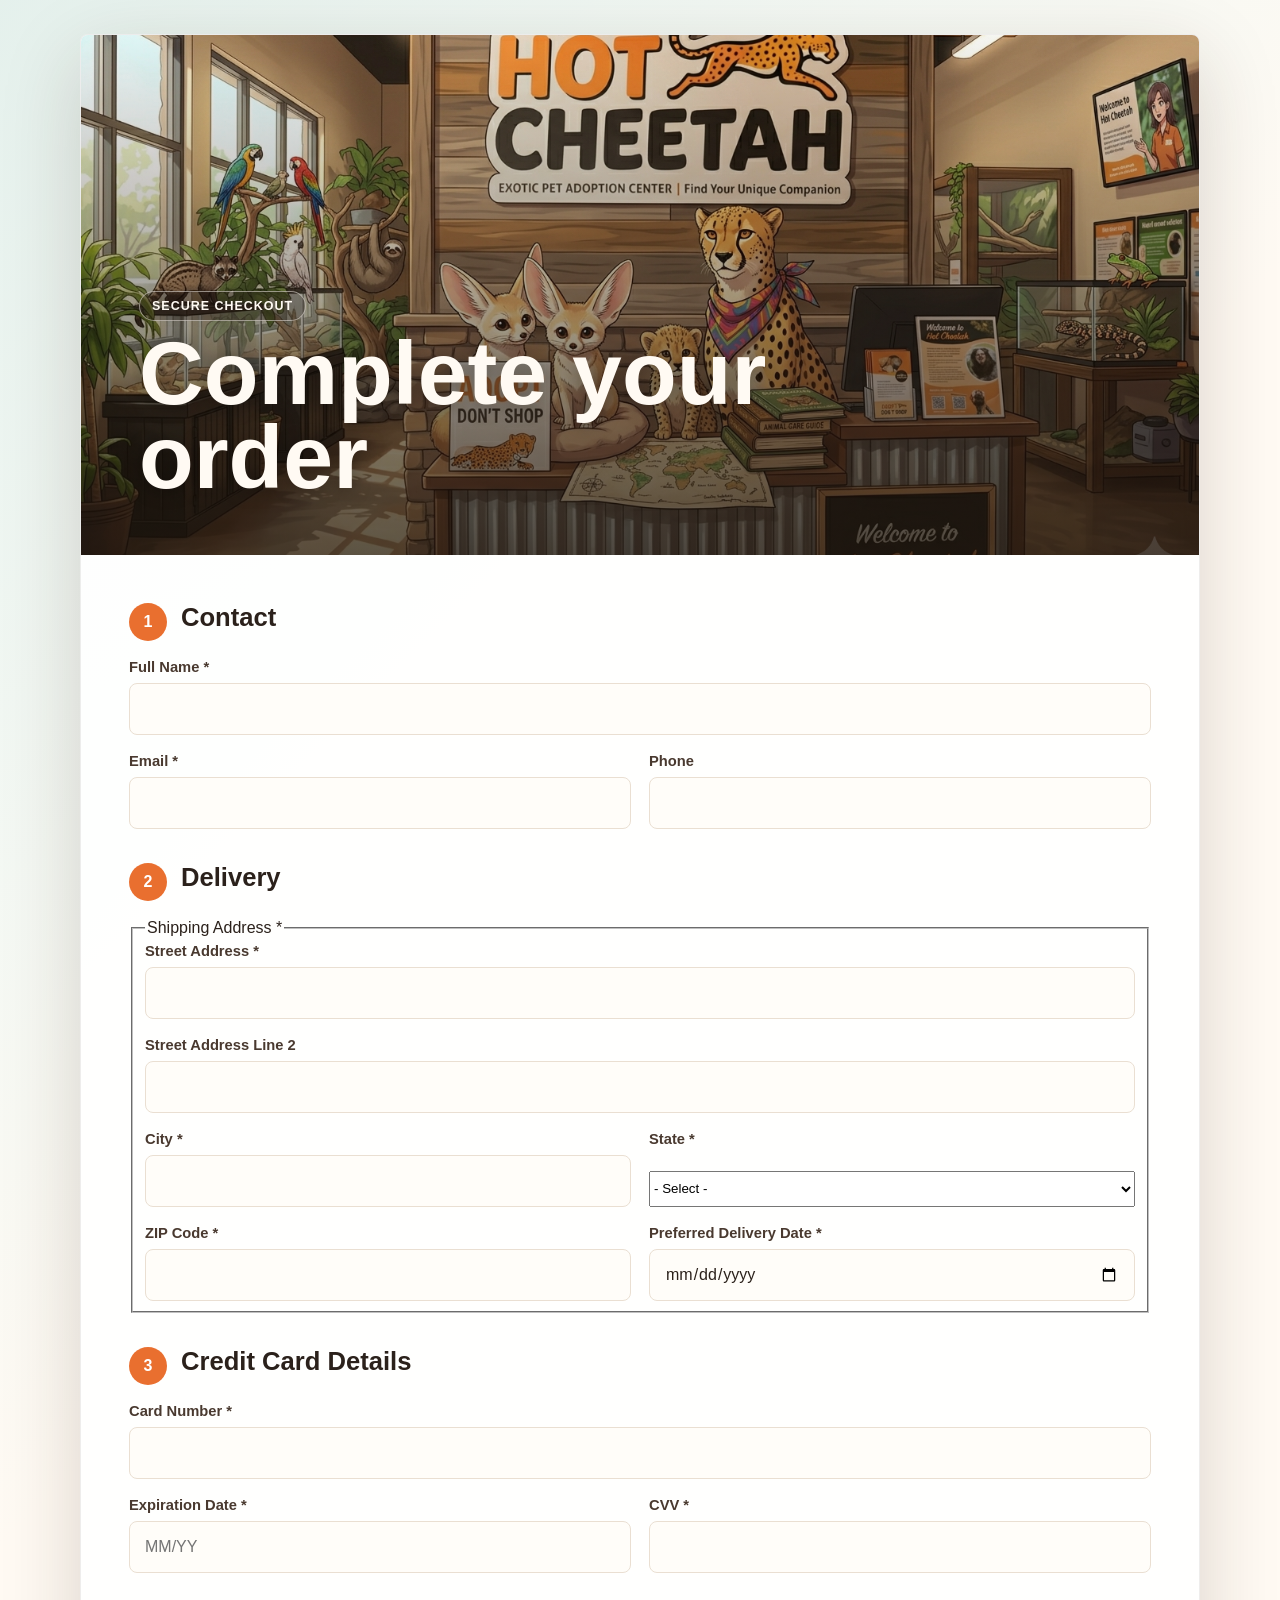
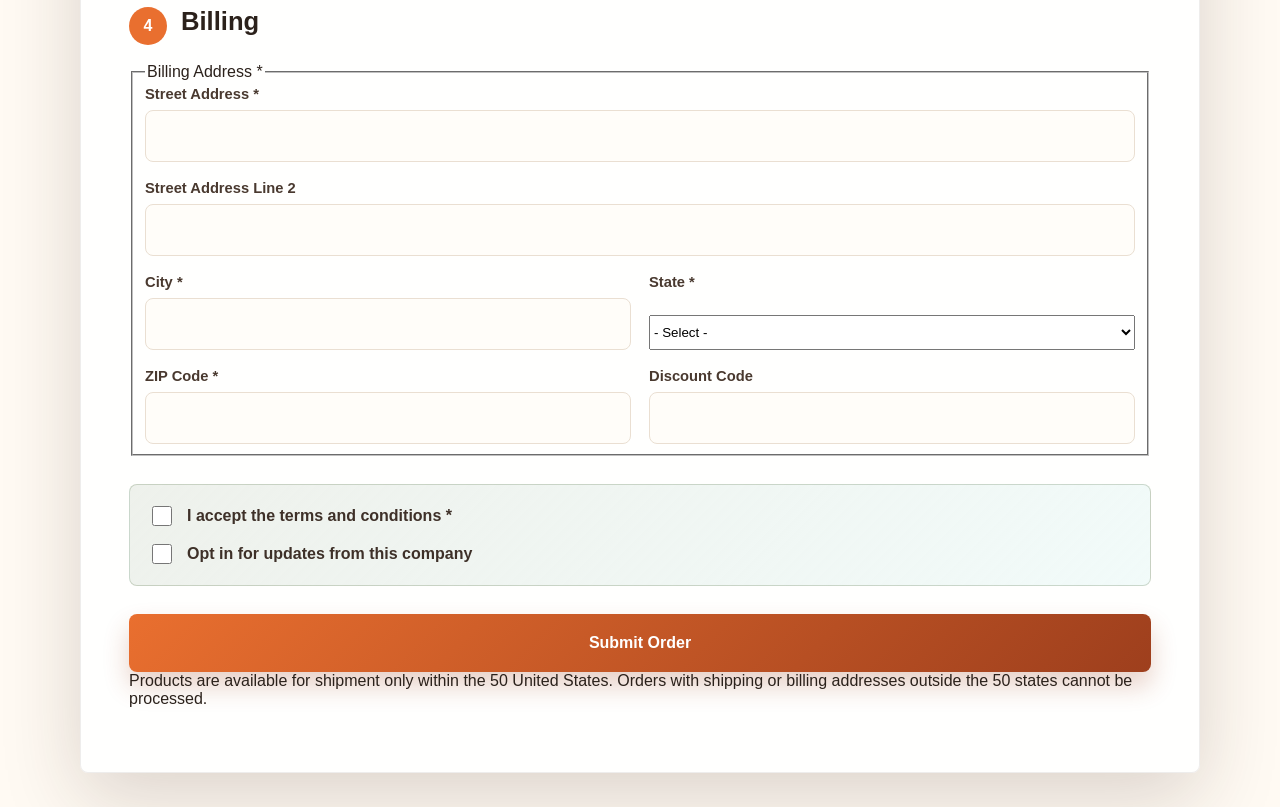
<file: index.html>
<!-- index.html -->
<!DOCTYPE html>
<html lang="en">
<head>
  <meta charset="UTF-8">
  <meta name="viewport" content="width=device-width, initial-scale=1.0">
  <title>Checkout</title>
  <link rel="stylesheet" href="styles.css">
</head>
<body>
  <main class="page-shell">
    <section class="form-card">
      <div class="hero">
        <img src="assets/hot-cheetah-header.png" alt="Checkout header image">
        <div class="hero-copy">
          <p class="eyebrow">Secure Checkout</p>
          <h1>Complete your order</h1>
        </div>
      </div>

      <form
        name="checkout"
        method="POST"
        data-netlify="true"
        action="/confirmation.html"
      >
        <div class="section-heading">
          <span>1</span>
          <div>
            <h2>Contact</h2>
          </div>
        </div>

        <div class="field-grid">
          <label class="field field-wide" for="fullname">
            <span>Full Name *</span>
            <input id="fullname" type="text" name="fullname" minlength="2" required>
          </label>

          <label class="field" for="email">
            <span>Email *</span>
            <input id="email" type="email" name="email" required>
          </label>

          <label class="field" for="phone">
            <span>Phone</span>
            <input id="phone" type="tel" name="phone" pattern="[0-9+\-\s()]{7,20}" title="Enter a valid phone number">
          </label>
        </div>

        <div class="section-heading">
          <span>2</span>
          <div>
            <h2>Delivery</h2>
          </div>
        </div>

        <fieldset class="address-group">
          <legend>Shipping Address *</legend>

          <div class="field-grid">
            <label class="field field-wide" for="shipping_street">
              <span>Street Address *</span>
              <input id="shipping_street" type="text" name="shipping_street" required>
            </label>

            <label class="field field-wide" for="shipping_street_2">
              <span>Street Address Line 2</span>
              <input id="shipping_street_2" type="text" name="shipping_street_2">
            </label>

            <label class="field" for="shipping_city">
              <span>City *</span>
              <input id="shipping_city" type="text" name="shipping_city" required>
            </label>

            <label class="field" for="shipping_state">
              <span>State *</span>
              <select id="shipping_state" name="shipping_state" required>
                <option value="">- Select -</option>
                <option value="AL">Alabama</option>
                <option value="AK">Alaska</option>
                <option value="AZ">Arizona</option>
                <option value="AR">Arkansas</option>
                <option value="CA">California</option>
                <option value="CO">Colorado</option>
                <option value="CT">Connecticut</option>
                <option value="DE">Delaware</option>
                <option value="FL">Florida</option>
                <option value="GA">Georgia</option>
                <option value="HI">Hawaii</option>
                <option value="ID">Idaho</option>
                <option value="IL">Illinois</option>
                <option value="IN">Indiana</option>
                <option value="IA">Iowa</option>
                <option value="KS">Kansas</option>
                <option value="KY">Kentucky</option>
                <option value="LA">Louisiana</option>
                <option value="ME">Maine</option>
                <option value="MD">Maryland</option>
                <option value="MA">Massachusetts</option>
                <option value="MI">Michigan</option>
                <option value="MN">Minnesota</option>
                <option value="MS">Mississippi</option>
                <option value="MO">Missouri</option>
                <option value="MT">Montana</option>
                <option value="NE">Nebraska</option>
                <option value="NV">Nevada</option>
                <option value="NH">New Hampshire</option>
                <option value="NJ">New Jersey</option>
                <option value="NM">New Mexico</option>
                <option value="NY">New York</option>
                <option value="NC">North Carolina</option>
                <option value="ND">North Dakota</option>
                <option value="OH">Ohio</option>
                <option value="OK">Oklahoma</option>
                <option value="OR">Oregon</option>
                <option value="PA">Pennsylvania</option>
                <option value="RI">Rhode Island</option>
                <option value="SC">South Carolina</option>
                <option value="SD">South Dakota</option>
                <option value="TN">Tennessee</option>
                <option value="TX">Texas</option>
                <option value="UT">Utah</option>
                <option value="VT">Vermont</option>
                <option value="VA">Virginia</option>
                <option value="WA">Washington</option>
                <option value="WV">West Virginia</option>
                <option value="WI">Wisconsin</option>
                <option value="WY">Wyoming</option>
              </select>
            </label>

            <label class="field" for="shipping_zip">
              <span>ZIP Code *</span>
              <input id="shipping_zip" type="text" name="shipping_zip" pattern="[0-9]{5}(-[0-9]{4})?" title="Use 12345 or 12345-6789 format" required>
            </label>

            <label class="field" for="preferred_delivery_date">
              <span>Preferred Delivery Date *</span>
              <input id="preferred_delivery_date" type="date" name="preferred_delivery_date" required>
            </label>
          </div>
        </fieldset>

        <div class="section-heading">
          <span>3</span>
          <div>
            <h2>Credit Card Details</h2>
          </div>
        </div>

        <div class="field-grid">
          <label class="field field-wide" for="card_number">
            <span>Card Number *</span>
            <input id="card_number" type="text" name="card_number" inputmode="numeric" pattern="[0-9]{15,16}" title="Card number must be 15 to 16 digits" required>
          </label>

          <label class="field" for="expiration_date">
            <span>Expiration Date *</span>
            <input id="expiration_date" type="text" name="expiration_date" placeholder="MM/YY" pattern="(0[1-9]|1[0-2])\/[0-9]{2}" title="Use MM/YY format" required>
          </label>

          <label class="field" for="cvv">
            <span>CVV *</span>
            <input id="cvv" type="text" name="cvv" inputmode="numeric" pattern="[0-9]{3,4}" title="CVV must be 3 or 4 digits" required>
          </label>
        </div>

        <div class="section-heading">
          <span>4</span>
          <div>
            <h2>Billing</h2>
          </div>
        </div>

        <fieldset class="address-group">
          <legend>Billing Address *</legend>

          <div class="field-grid">
            <label class="field field-wide" for="billing_street">
              <span>Street Address *</span>
              <input id="billing_street" type="text" name="billing_street" required>
            </label>

            <label class="field field-wide" for="billing_street_2">
              <span>Street Address Line 2</span>
              <input id="billing_street_2" type="text" name="billing_street_2">
            </label>

            <label class="field" for="billing_city">
              <span>City *</span>
              <input id="billing_city" type="text" name="billing_city" required>
            </label>

            <label class="field" for="billing_state">
              <span>State *</span>
              <select id="billing_state" name="billing_state" required>
                <option value="">- Select -</option>
                <option value="AL">Alabama</option>
                <option value="AK">Alaska</option>
                <option value="AZ">Arizona</option>
                <option value="AR">Arkansas</option>
                <option value="CA">California</option>
                <option value="CO">Colorado</option>
                <option value="CT">Connecticut</option>
                <option value="DE">Delaware</option>
                <option value="FL">Florida</option>
                <option value="GA">Georgia</option>
                <option value="HI">Hawaii</option>
                <option value="ID">Idaho</option>
                <option value="IL">Illinois</option>
                <option value="IN">Indiana</option>
                <option value="IA">Iowa</option>
                <option value="KS">Kansas</option>
                <option value="KY">Kentucky</option>
                <option value="LA">Louisiana</option>
                <option value="ME">Maine</option>
                <option value="MD">Maryland</option>
                <option value="MA">Massachusetts</option>
                <option value="MI">Michigan</option>
                <option value="MN">Minnesota</option>
                <option value="MS">Mississippi</option>
                <option value="MO">Missouri</option>
                <option value="MT">Montana</option>
                <option value="NE">Nebraska</option>
                <option value="NV">Nevada</option>
                <option value="NH">New Hampshire</option>
                <option value="NJ">New Jersey</option>
                <option value="NM">New Mexico</option>
                <option value="NY">New York</option>
                <option value="NC">North Carolina</option>
                <option value="ND">North Dakota</option>
                <option value="OH">Ohio</option>
                <option value="OK">Oklahoma</option>
                <option value="OR">Oregon</option>
                <option value="PA">Pennsylvania</option>
                <option value="RI">Rhode Island</option>
                <option value="SC">South Carolina</option>
                <option value="SD">South Dakota</option>
                <option value="TN">Tennessee</option>
                <option value="TX">Texas</option>
                <option value="UT">Utah</option>
                <option value="VT">Vermont</option>
                <option value="VA">Virginia</option>
                <option value="WA">Washington</option>
                <option value="WV">West Virginia</option>
                <option value="WI">Wisconsin</option>
                <option value="WY">Wyoming</option>
              </select>
            </label>

            <label class="field" for="billing_zip">
              <span>ZIP Code *</span>
              <input id="billing_zip" type="text" name="billing_zip" pattern="[0-9]{5}(-[0-9]{4})?" title="Use 12345 or 12345-6789 format" required>
            </label>

            <label class="field" for="discount_code">
              <span>Discount Code</span>
              <input id="discount_code" type="text" name="discount_code" pattern="[A-Za-z0-9]{0,20}" title="Discount code can use letters and numbers only">
            </label>
          </div>
        </fieldset>

        <div class="preference-panel">
          <label class="choice" for="accept_terms">
            <input id="accept_terms" type="checkbox" name="accept_terms" required>
            <span>I accept the terms and conditions *</span>
          </label>

          <label class="choice" for="update_optin">
            <input id="update_optin" type="checkbox" name="update_optin">
            <span>Opt in for updates from this company</span>
          </label>
        </div>
        <input type="hidden" name="form-name" value="checkout">
        <button class="submit-button" type="submit">Submit Order</button>
        <p class="shipping-policy">
          Products are available for shipment only within the 50 United States. Orders with shipping or billing addresses outside the 50 states cannot be processed.
        </p>
      </form>
    </section>
  </main>
</body>
</html>
</file>
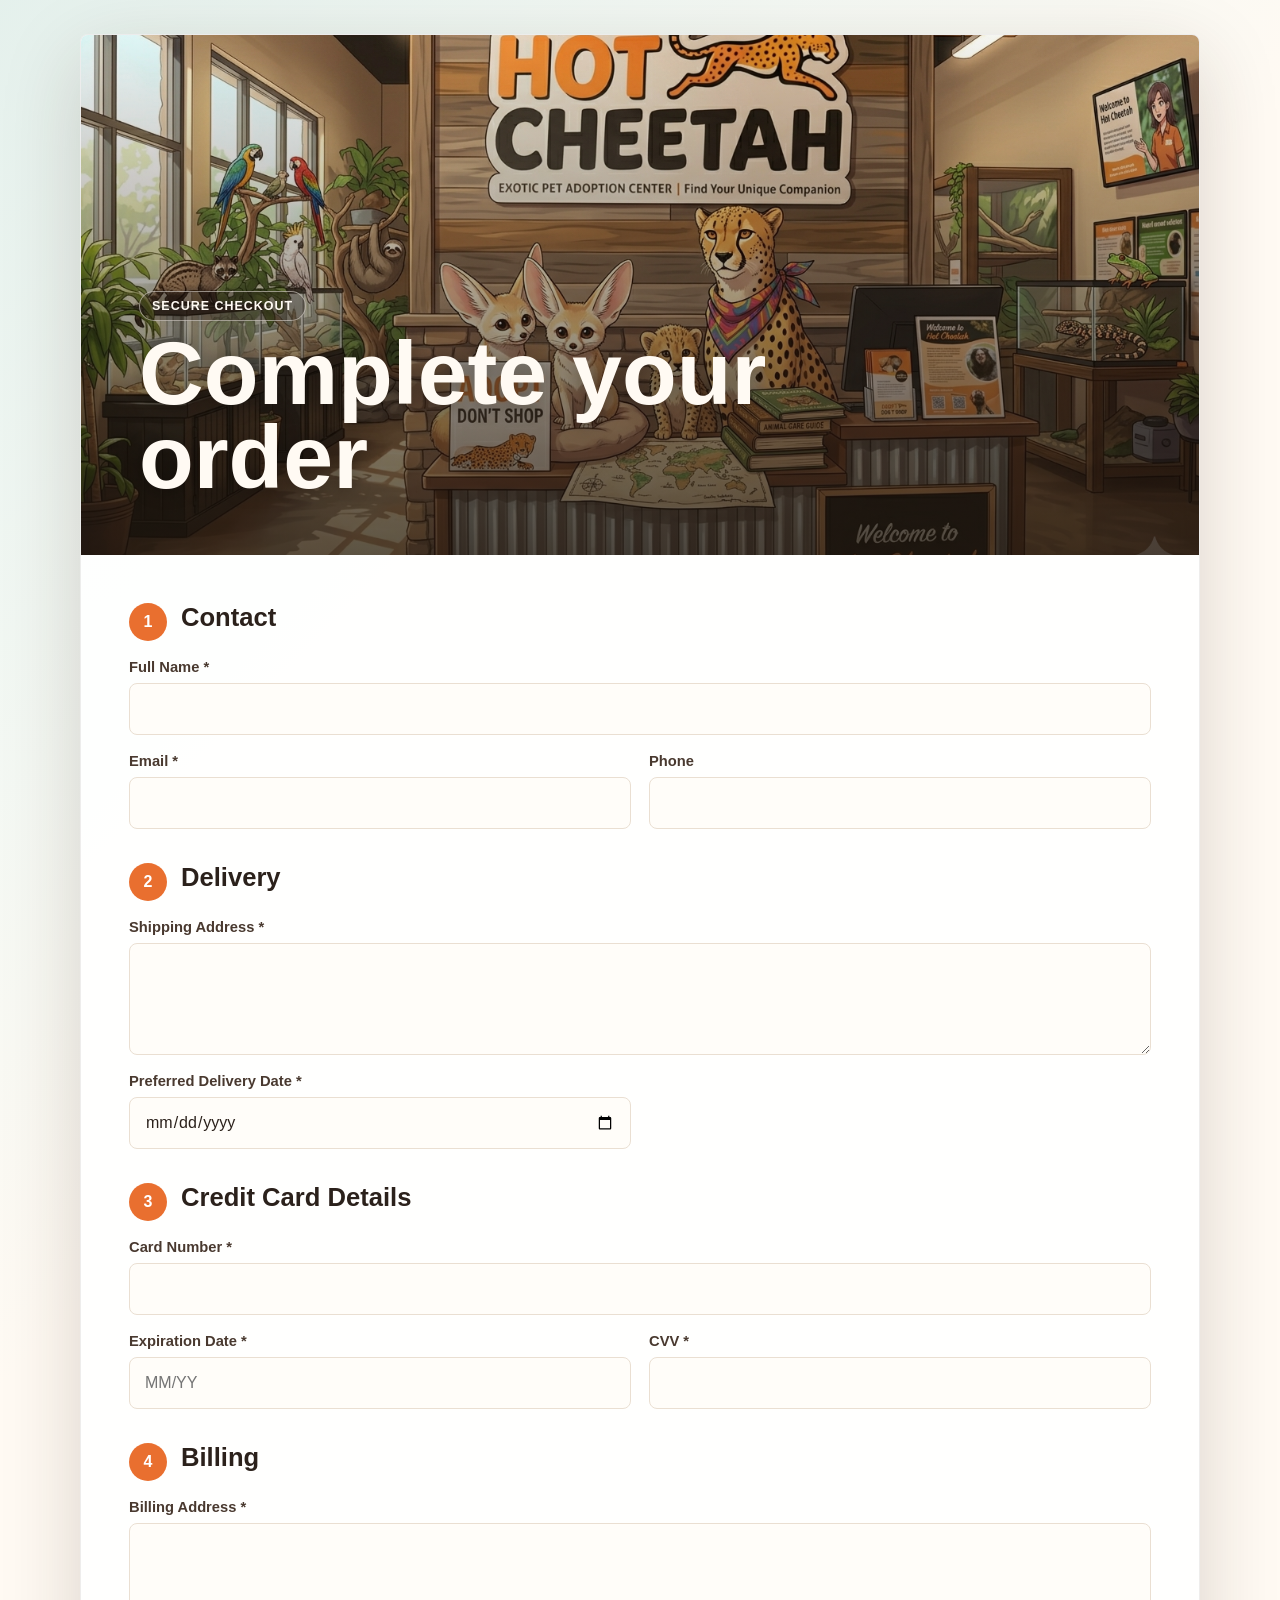
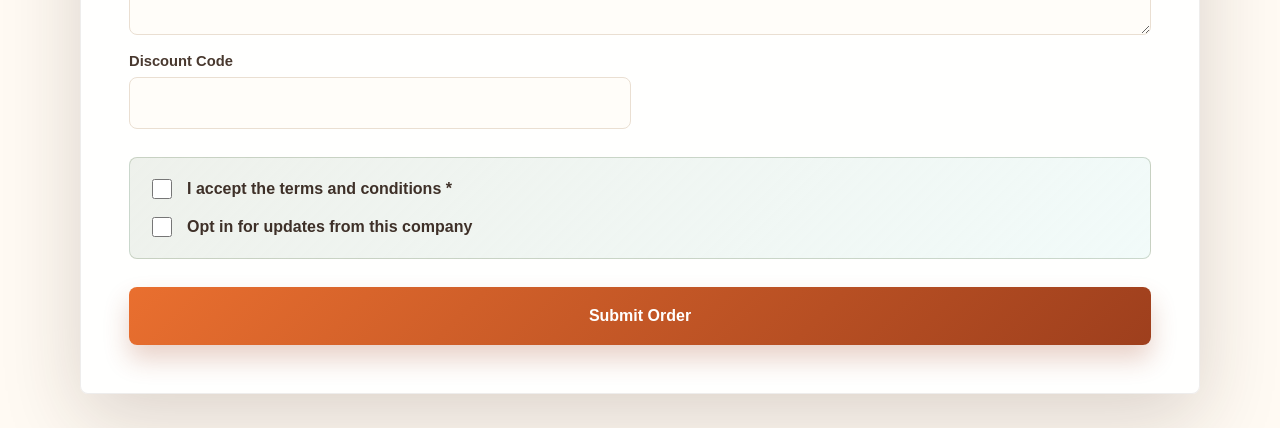
<file: checkout.html>
<!-- index.html -->
<!DOCTYPE html>
<html lang="en">
<head>
  <meta charset="UTF-8">
  <meta name="viewport" content="width=device-width, initial-scale=1.0">
  <title>Checkout</title>
  <link rel="stylesheet" href="styles.css">
</head>
<body>
  <main class="page-shell">
    <section class="form-card">
      <div class="hero">
        <img src="assets/hot-cheetah-header.png" alt="Checkout header image">
        <div class="hero-copy">
          <p class="eyebrow">Secure Checkout</p>
          <h1>Complete your order</h1>
        </div>
      </div>

      <form action="/confirmation" method="post">
        <div class="section-heading">
          <span>1</span>
          <div>
            <h2>Contact</h2>
          </div>
        </div>

        <div class="field-grid">
          <label class="field field-wide" for="fullname">
            <span>Full Name *</span>
            <input id="fullname" type="text" name="fullname" minlength="2" required>
          </label>

          <label class="field" for="email">
            <span>Email *</span>
            <input id="email" type="email" name="email" required>
          </label>

          <label class="field" for="phone">
            <span>Phone</span>
            <input id="phone" type="tel" name="phone" pattern="[0-9+\-\s()]{7,20}" title="Enter a valid phone number">
          </label>
        </div>

        <div class="section-heading">
          <span>2</span>
          <div>
            <h2>Delivery</h2>
          </div>
        </div>

        <div class="field-grid">
          <label class="field field-wide" for="shipping_address">
            <span>Shipping Address *</span>
            <textarea id="shipping_address" name="shipping_address" rows="4" minlength="5" required></textarea>
          </label>

          <label class="field" for="preferred_delivery_date">
            <span>Preferred Delivery Date *</span>
            <input id="preferred_delivery_date" type="date" name="preferred_delivery_date" required>
          </label>
        </div>

        <div class="section-heading">
          <span>3</span>
          <div>
            <h2>Credit Card Details</h2>
          </div>
        </div>

        <div class="field-grid">
          <label class="field field-wide" for="card_number">
            <span>Card Number *</span>
            <input id="card_number" type="text" name="card_number" inputmode="numeric" pattern="[0-9]{13,19}" title="Card number must be 13 to 19 digits" required>
          </label>

          <label class="field" for="expiration_date">
            <span>Expiration Date *</span>
            <input id="expiration_date" type="text" name="expiration_date" placeholder="MM/YY" pattern="(0[1-9]|1[0-2])\/[0-9]{2}" title="Use MM/YY format" required>
          </label>

          <label class="field" for="cvv">
            <span>CVV *</span>
            <input id="cvv" type="text" name="cvv" inputmode="numeric" pattern="[0-9]{3,4}" title="CVV must be 3 or 4 digits" required>
          </label>
        </div>

        <div class="section-heading">
          <span>4</span>
          <div>
            <h2>Billing</h2>
          </div>
        </div>

        <div class="field-grid">
          <label class="field field-wide" for="billing_address">
            <span>Billing Address *</span>
            <textarea id="billing_address" name="billing_address" rows="4" minlength="5" required></textarea>
          </label>

          <label class="field" for="discount_code">
            <span>Discount Code</span>
            <input id="discount_code" type="text" name="discount_code" pattern="[A-Za-z0-9]{0,20}" title="Discount code can use letters and numbers only">
          </label>
        </div>

        <div class="preference-panel">
          <label class="choice" for="accept_terms">
            <input id="accept_terms" type="checkbox" name="accept_terms" required>
            <span>I accept the terms and conditions *</span>
          </label>

          <label class="choice" for="update_optin">
            <input id="update_optin" type="checkbox" name="update_optin">
            <span>Opt in for updates from this company</span>
          </label>
        </div>

        <button class="submit-button" type="submit">Submit Order</button>
      </form>
    </section>
  </main>
</body>
</html>
</file>
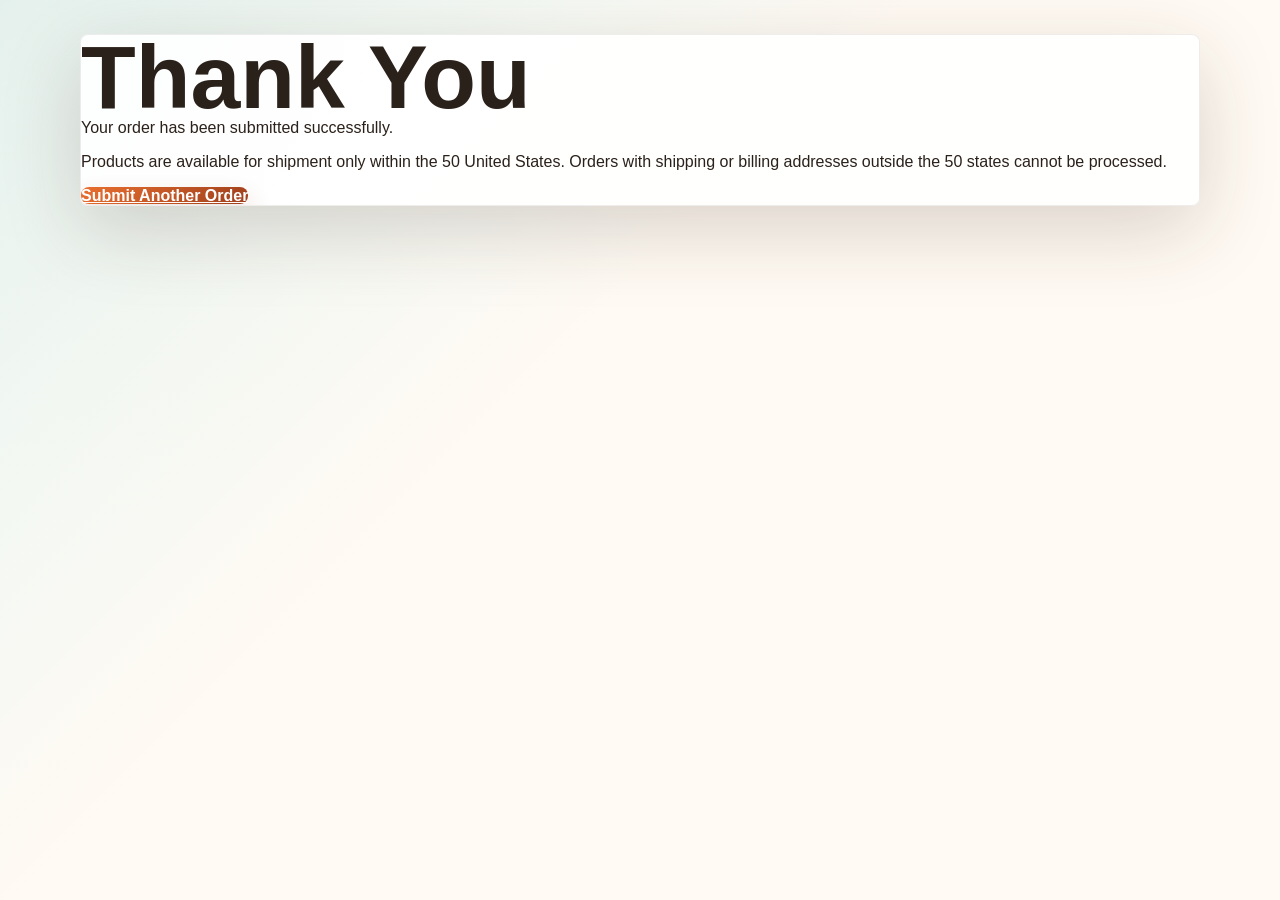
<file: confirmation.html>
<!DOCTYPE html>
<html lang="en">
<head>
    <meta charset="UTF-8">
    <title>Order Submitted</title>
    <link rel="stylesheet" href="styles.css">
</head>
<body>
    <main class="page-shell">
        <section class="form-card">
            <h1>Thank You</h1>

            <p>
                Your order has been submitted successfully.
            </p>

            <p>
                Products are available for shipment only within the 50 United States.
                Orders with shipping or billing addresses outside the 50 states
                cannot be processed.
            </p>

            <a class="submit-button" href="index.html">
                Submit Another Order
            </a>
        </section>
    </main>
</body>
</html>
</file>
<file: styles.css>
/* styles.css */
:root {
  --ink: #2b211b;
  --muted: #76665b;
  --paper: #fffaf3;
  --line: #eadfd2;
  --accent: #e96f2f;
  --accent-dark: #9e3f1d;
  --fern: #58764a;
  --radius: 8px;
}

* {
  box-sizing: border-box;
}

body {
  margin: 0;
  min-height: 100vh;
  color: var(--ink);
  font-family: Arial, Helvetica, sans-serif;
  background:
    linear-gradient(135deg, rgba(223, 245, 244, 0.8), rgba(255, 250, 243, 0.92) 42%),
    radial-gradient(circle at top left, rgba(233, 111, 47, 0.2), transparent 34%),
    var(--paper);
}

button,
input,
textarea {
  font: inherit;
}

h1,
h2,
p {
  margin-top: 0;
}

.page-shell {
  width: min(1120px, calc(100% - 32px));
  margin: auto;
  padding: 34px 0;
}

.form-card {
  overflow: hidden;
  border: 1px solid rgba(43, 33, 27, 0.08);
  border-radius: var(--radius);
  background: rgba(255, 255, 255, 0.9);
  box-shadow: 0 24px 80px rgba(53, 36, 23, 0.18);
}

.hero,
.hero img {
  height: clamp(310px, 45vw, 520px);
}

.hero {
  position: relative;
  background: #31251c;
}

.hero img {
  display: block;
  width: 100%;
  object-fit: cover;
}

.hero::after {
  position: absolute;
  inset: 0;
  content: "";
  background: linear-gradient(180deg, rgba(30, 21, 13, 0.04), rgba(30, 21, 13, 0.72));
}

.hero-copy {
  position: absolute;
  right: clamp(18px, 5vw, 58px);
  bottom: clamp(20px, 5vw, 56px);
  left: clamp(18px, 5vw, 58px);
  z-index: 1;
  color: #fffaf3;
  text-shadow: 0 2px 18px rgba(0, 0, 0, 0.34);
}

.eyebrow {
  width: fit-content;
  margin-bottom: 10px;
  padding: 7px 12px;
  border: 1px solid rgba(255, 250, 243, 0.5);
  border-radius: 999px;
  background: rgba(43, 33, 27, 0.35);
  font-size: 0.78rem;
  font-weight: 800;
  letter-spacing: 0.08em;
  text-transform: uppercase;
}

h1 {
  max-width: 13ch;
  margin-bottom: 0;
  font-size: clamp(2.35rem, 7vw, 5.8rem);
  line-height: 0.94;
}

form {
  padding: clamp(24px, 4vw, 48px);
}

.section-heading,
.choice {
  display: flex;
  gap: 14px;
  align-items: center;
}

.section-heading {
  align-items: flex-start;
  margin: 34px 0 18px;
}

.section-heading:first-child {
  margin-top: 0;
}

.section-heading > span {
  display: grid;
  place-items: center;
  flex: 0 0 38px;
  width: 38px;
  height: 38px;
  border-radius: 50%;
  background: var(--accent);
  color: white;
  font-weight: 800;
}

.section-heading h2 {
  margin-bottom: 4px;
  font-size: clamp(1.25rem, 2vw, 1.65rem);
}

.field-grid {
  display: grid;
  grid-template-columns: repeat(2, minmax(0, 1fr));
  gap: 18px;
}

.field {
  display: grid;
  gap: 8px;
}

.field-wide {
  grid-column: 1 / -1;
}

.field span,
.choice {
  color: #49392f;
  font-weight: 700;
}

.field span {
  font-size: 0.92rem;
}

input,
textarea {
  width: 100%;
  border: 1px solid var(--line);
  border-radius: var(--radius);
  background: #fffdf9;
  color: var(--ink);
  outline: none;
  transition: 160ms ease;
}

input {
  min-height: 52px;
  padding: 0 15px;
}

textarea {
  min-height: 112px;
  padding: 14px 15px;
  resize: vertical;
}

input:focus,
textarea:focus {
  border-color: var(--accent);
  background: white;
  box-shadow: 0 0 0 4px rgba(233, 111, 47, 0.14);
}

.preference-panel {
  display: grid;
  gap: 12px;
  margin-top: 28px;
  padding: 18px;
  border: 1px solid rgba(88, 118, 74, 0.26);
  border-radius: var(--radius);
  background: linear-gradient(135deg, rgba(88, 118, 74, 0.1), rgba(223, 245, 244, 0.42));
}

.choice {
  gap: 12px;
  color: #3e3028;
}

.choice input {
  width: 20px;
  min-width: 20px;
  height: 20px;
  min-height: 20px;
  accent-color: var(--fern);
}

.submit-button {
  width: 100%;
  min-height: 58px;
  margin-top: 28px;
  border: 0;
  border-radius: var(--radius);
  background: linear-gradient(135deg, var(--accent), var(--accent-dark));
  color: white;
  cursor: pointer;
  font-weight: 800;
  box-shadow: 0 14px 26px rgba(158, 63, 29, 0.24);
  transition: 160ms ease;
}

.submit-button:hover,
.submit-button:focus-visible {
  filter: saturate(1.08);
  transform: translateY(-1px);
  box-shadow: 0 18px 32px rgba(158, 63, 29, 0.3);
}

@media (max-width: 720px) {
  .page-shell {
    width: 100%;
    padding: 0;
  }

  .form-card {
    border-right: 0;
    border-left: 0;
    border-radius: 0;
  }

  .field-grid {
    grid-template-columns: 1fr;
  }

  form {
    padding: 24px 18px 30px;
  }

  h1 {
    max-width: 12ch;
  }

  /* Address Section Styling */

select {
  width: 100%;
  min-height: 52px;
  padding: 0 15px;
  border: 1px solid var(--line);
  border-radius: var(--radius);
  background: #fffdf9;
  color: var(--ink);
  font: inherit;
  outline: none;
  transition: 160ms ease;
}

.address-group {
  border: 0;
  padding: 0;
  margin: 0;
}

.address-group legend {
  margin-bottom: 14px;
  color: #49392f;
  font-weight: 800;
}

input:focus,
textarea:focus,
select:focus {
  border-color: var(--accent);
  background: white;
  box-shadow: 0 0 0 4px rgba(233, 111, 47, 0.14);
}
  
}
</file>
